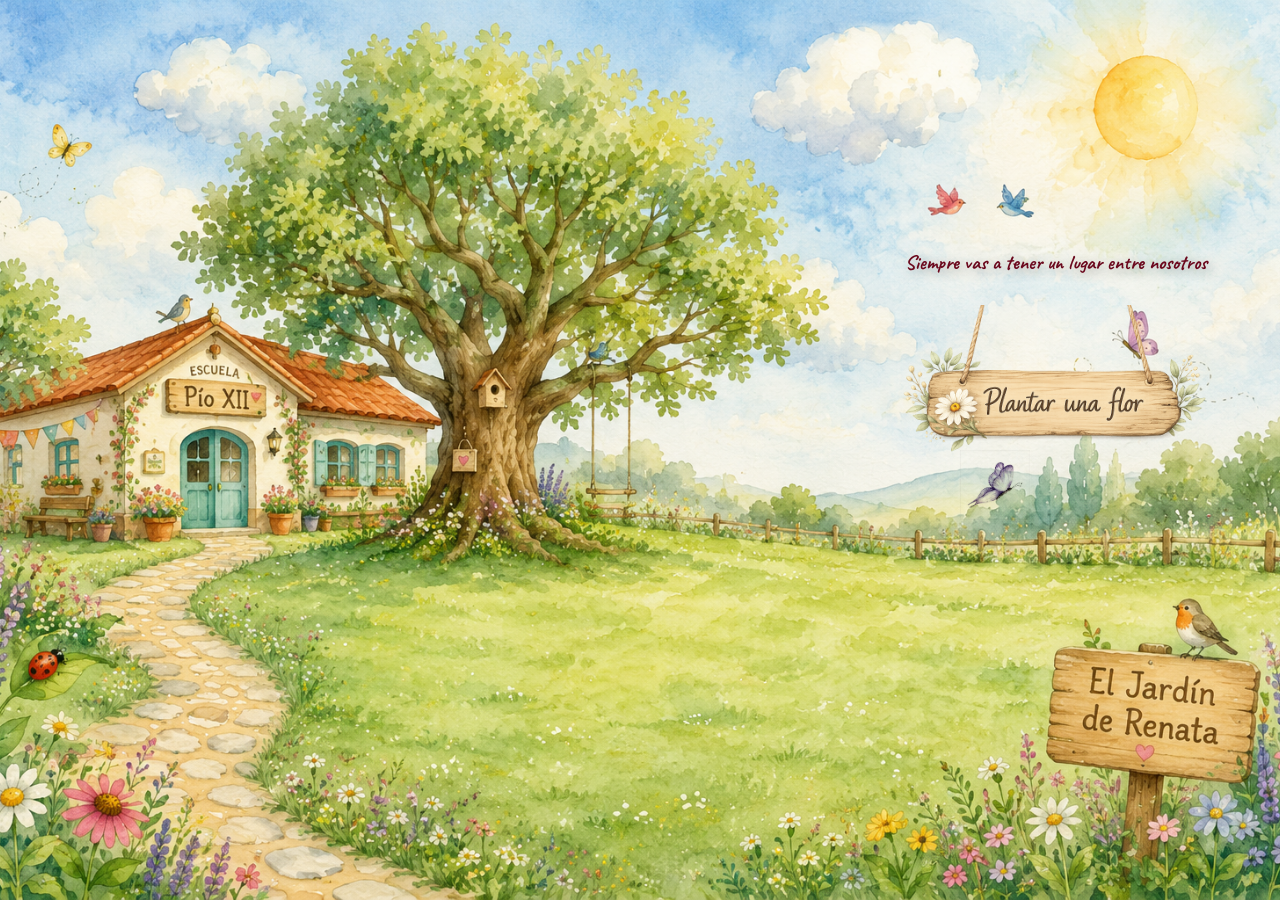
<file: inedex.html>
<!DOCTYPE html>
<html lang="es">

<head>

    <meta charset="UTF-8">

    <meta name="viewport" content="width=device-width, initial-scale=1.0">

    <title>El Jardín de Renata</title>

    <link rel="stylesheet" href="css/style.css">

    <link rel="preconnect" href="https://fonts.googleapis.com">

    <link rel="preconnect" href="https://fonts.gstatic.com" crossorigin>

    <link href="https://fonts.googleapis.com/css2?family=Caveat:wght@400;700&family=Nunito:wght@300;400;700&display=swap" rel="stylesheet">

</head>


<body>


<div class="overlay">


    <div class="titulo">


        <h1>
            Siempre vas a tener un lugar entre nosotros
        </h1>


        <img 
            src="assets/img/mariposa.png" 
            class="mariposa" 
            alt="mariposa"
        >


        <button id="btn-flor">

            <img
                src="assets/img/boton-portada.png"
                alt="Plantar una flor"
                class="boton-madera"
            >

        </button>


    </div>


</div>



<!-- MODAL PLANTAR -->


<div id="modal-flor">


    <div class="ventana">


        <button id="cerrar-modal">
            ✕
        </button>


        <h2>
            Plantar una flor
        </h2>


        <p class="subtitulo">

            No hace falta escribir perfecto.<br>
            Alcanza con escribir con amor.

        </p>


        <hr>


        <h3>
            Elegí una flor
        </h3>



        <div class="cantero">


            <img 
                src="assets/img/cantero.png" 
                id="cantero"
            >


            <img 
                src="assets/flores/rosa.png"
                class="flor-interactiva rosa"
                data-flor="rosa"
            >


            <img 
                src="assets/flores/margarita.png"
                class="flor-interactiva margarita"
                data-flor="margarita"
            >


            <img 
                src="assets/flores/lavanda.png"
                class="flor-interactiva lavanda"
                data-flor="lavanda"
            >


            <img 
                src="assets/flores/girasol.png"
                class="flor-interactiva girasol"
                data-flor="girasol"
            >


            <img 
                src="assets/flores/jazmin.png"
                class="flor-interactiva jazmin"
                data-flor="jazmin"
            >


        </div>



        <label>
            💛 ¿Qué te gustaría regalarle a Renata hoy?
        </label>


        <label>
            Tu mensaje
        </label>


        <textarea 
            id="mensaje"
            placeholder="Escribí tu mensaje..."
        ></textarea>



        <label>
            Tu nombre
        </label>


        <input
            type="text"
            id="nombre"
            placeholder="Tu nombre"
        >



        <button 
            id="plantar" 
            class="oculto"
        >

            <img 
                src="assets/img/boton-formulario.png"
                alt="Plantar mi flor"
                class="boton-madera"
            >

        </button>



    </div>


</div>




<!-- MENSAJE ELEGIR LUGAR -->


<div id="sembrar" class="oculto">

    <p>
        🌱 Elegí un lugar para plantar tu flor
    </p>

</div>




<!-- JARDIN -->

<div id="jardin"></div>



<script src="js/app.js"></script>


</body>

</html>
</file>
<file: css/style.css>
/* ==========================================
   RESET
========================================== */

*{
    margin:0;
    padding:0;
    box-sizing:border-box;
}


/* ==========================================
   BODY
========================================== */

body{

    font-family:'Nunito',sans-serif;

    background-image:url("../assets/img/jardin-portada.png");

    background-size:cover;

    background-position:center;

    background-repeat:no-repeat;

    min-height:100vh;

}



/* ==========================================
   PORTADA
========================================== */

.overlay{

    width:100%;

    height:100vh;

    display:flex;

    justify-content:flex-end;

    align-items:flex-start;

    padding-top:250px;

    padding-right:5%;

    position:relative;

}



.titulo{

    text-align:center;

}



.titulo h1{

    font-family:'Caveat',cursive;

    font-size:20px;

    color:#6b081d;

    text-shadow:3px 3px 12px rgba(0,0,0,.35);

}



/* ==========================================
   MARIPOSA
========================================== */


.mariposa{

    position:absolute;

    top:50%;

    left:75%;

    width:70px;

    mix-blend-mode:multiply;

    animation:volar 10s ease-in-out infinite;

}


@keyframes volar{

    0%{
        transform:translate(0,0) rotate(0deg);
    }

    25%{
        transform:translate(-60px,-25px) rotate(-5deg);
    }

    50%{
        transform:translate(-50px,10px) rotate(5deg);
    }

    75%{
        transform:translate(-60px,-20px) rotate(-3deg);
    }

    100%{
        transform:translate(0,0) rotate(0deg);
    }

}



/* ==========================================
   BOTON PORTADA
========================================== */


#btn-flor{

    margin-top:30px;

    background:none;

    border:none;

    cursor:pointer;

}



.boton-madera{

    width:320px;

    transition:.35s ease;

}



.boton-madera:hover{

    transform:scale(1.04);

}
/* ==========================================
   MODAL
========================================== */


#modal-flor{

    display:none;

    position:fixed;

    inset:0;

    background:rgba(0,0,0,.45);

    justify-content:center;

    align-items:center;

    z-index:999;

}



#modal-flor.activo{

    display:flex;

}



/* ==========================================
   PERGAMINO
========================================== */

.ventana{

    width:850px;

    max-width:92%;

    min-height:900px;

    background:url("../assets/img/papel.png") center/100% 100% no-repeat;

    padding:90px 120px;

    position:relative;

}




.ventana>*{

    position:relative;

    z-index:2;

}



/* ==========================================
   CERRAR
========================================== */


#cerrar-modal{

    position:absolute;

    top:70px;

    right:85px;

    background:rgba(255,255,255,.35);

    border:none;

    width:35px;

    height:35px;

    border-radius:50%;

    font-size:22px;

    color:#75624c;

    cursor:pointer;

    transition:.25s;

}



#cerrar-modal:hover{

    background:rgba(255,255,255,.65);

    transform:scale(1.1);

}



/* ==========================================
   TEXTOS PERGAMINO
========================================== */


.ventana h2{

    font-family:'Caveat',cursive;

    font-size:60px;

    color:#5d4a38;

    text-align:center;

    margin-bottom:8px;

}



.subtitulo{

    text-align:center;

    font-style:italic;

    color:#7b6f5e;

    line-height:1.7;

    margin-bottom:30px;

}



hr{

    border:none;

    border-top:1px solid rgba(120,95,70,.18);

    margin:25px 0;

}



label,
h3{

    color:#5d4a38;

    margin-bottom:10px;

    display:block;

}



/* ==========================================
   INPUTS
========================================== */


.ventana input,
.ventana textarea{

    width:100%;

    padding:15px 18px;

    margin-bottom:20px;

    border-radius:14px;

    border:1px solid rgba(120,95,70,.15);

    background:rgba(255,255,255,.18);

    font-family:'Nunito',sans-serif;

    font-size:17px;

    color:#5d4a38;

    outline:none;

}



.ventana textarea{

    height:200px;

    resize:none;

}
/* ==========================================
   BOTON PLANTAR
========================================== */


#plantar{

    background:transparent;

    border:none;

    padding:0;

    cursor:pointer;

}



#plantar:hover{

    background:transparent;

}



.oculto{

    display:none !important;

}



.mostrar{

    display:block;

    animation:aparecerBoton 1.5s ease forwards;

}



@keyframes aparecerBoton{

    from{

        opacity:0;

        transform:translateY(20px);

    }

    to{

        opacity:1;

        transform:translateY(0);

    }

}




/* ==========================================
   CANTERO Y FLORES
========================================== */


.cantero{

    position:relative;

    display:flex;

    justify-content:center;

    margin:35px auto 45px;

}



#cantero{

    width:100%;

    max-width:520px;

}



.flor-interactiva{


    cursor:pointer;

    transition:.3s ease;

}



.flor-interactiva:hover{

    transform:scale(1.12);

}



.flor-elegida{

    filter:
    drop-shadow(0 0 8px #fff)
    drop-shadow(0 0 18px #ffd86b);

    transform:scale(1.15);

}



/* ==========================================
   DESPEDIDA PERGAMINO
========================================== */


.ventana.cerrando{

    animation:despedidaPergamino 1.4s ease-out forwards;

}



@keyframes despedidaPergamino{

    from{

        opacity:1;

        transform:translateY(0);

    }

    to{

        opacity:0;

        transform:translateY(-35px);

    }

}




/* ==========================================
   JARDIN
========================================== */


#jardin{

    position:fixed;

    inset:0;

    pointer-events:none;

}

.flor-plantada{

    position:absolute;

    width:70px;

    animation:nacer 1.5s ease;

}



@keyframes nacer{

    from{

        transform:scale(0);

        opacity:0;

    }

    to{

        transform:scale(1);

        opacity:1;

    }

}




/* ==========================================
   MENSAJE ELEGIR LUGAR
========================================== */


#sembrar{

    position:fixed;

    inset:0;

    display:flex;

    justify-content:center;

    align-items:center;

    background:transparent;

    z-index:9999;

}



#sembrar p{

    font-family:'Caveat',cursive;

    font-size:34px;

    color:#5b4737;

    text-align:center;

    transform:translateY(-130px);

    animation:aparecerMensaje .8s ease-out;

}



@keyframes aparecerMensaje{

    from{

        opacity:0;

    }

    to{

        opacity:1;

    }

}
.pozo{

    position:fixed;

    width:28px;

    height:12px;

    background:#4b2f1f;

    border-radius:50%;

    transform:translate(-50%,-50%) scale(0);

    animation:aparecerPozo .25s ease forwards;

    pointer-events:none;

}

@keyframes aparecerPozo{

    to{

        transform:translate(-50%,-50%) scale(1);

    }

}
.flor-plantada{

    position:fixed;

    width:70px;

    transform:translate(-50%,-100%) scale(0);

    animation:nacerFlor .8s ease forwards;

    pointer-events:none;

}

@keyframes nacerFlor{

    from{

        opacity:0;

        transform:translate(-50%,-60%) scale(0);

    }

    to{

        opacity:1;

        transform:translate(-50%,-100%) scale(1);

    }

}

   /* ============================

   SELECTOR DE FLORES

    ============================ */



.selector-flores{



display:grid;



grid-template-columns:repeat(5,1fr);



gap:18px 12px;



margin:30px 0;



}



.opcion-flor{



    display:flex;



    flex-direction:column;



    align-items:center;



    text-align:center;



    }



    .opcion-flor img{



    width:72px;



    cursor:pointer;



    transition:.25s ease;



    }



    .opcion-flor img:hover{



    transform:scale(1.12);



    }



    .opcion-flor span{



    margin-top:8px;



    font-family:'Caveat',cursive;



    font-size:24px;



    color:#6b5441;



    } 

/* ============================
   VISTA PREVIA IMAGEN
============================ */

#vista-imagen{

    margin:15px 0 25px;

    text-align:center;

}


.imagen-previa{

    width:120px;

    height:120px;

    object-fit:cover;

    border-radius:20px;

    box-shadow:0 5px 15px rgba(0,0,0,.2);

}
/* ============================
   BOTON IMAGEN
============================ */

#imagen{

    display:none;

}


.boton-imagen{

    display:inline-block;

    padding:12px 25px;

    border-radius:25px;

    background:rgba(255,255,255,.35);

    border:1px solid rgba(120,95,70,.25);

    color:#6b5441;

    font-family:'Caveat',cursive;

    font-size:24px;

    cursor:pointer;

    transition:.3s;

}


.boton-imagen:hover{

    transform:scale(1.05);

    background:rgba(255,255,255,.55);

}
</file>
